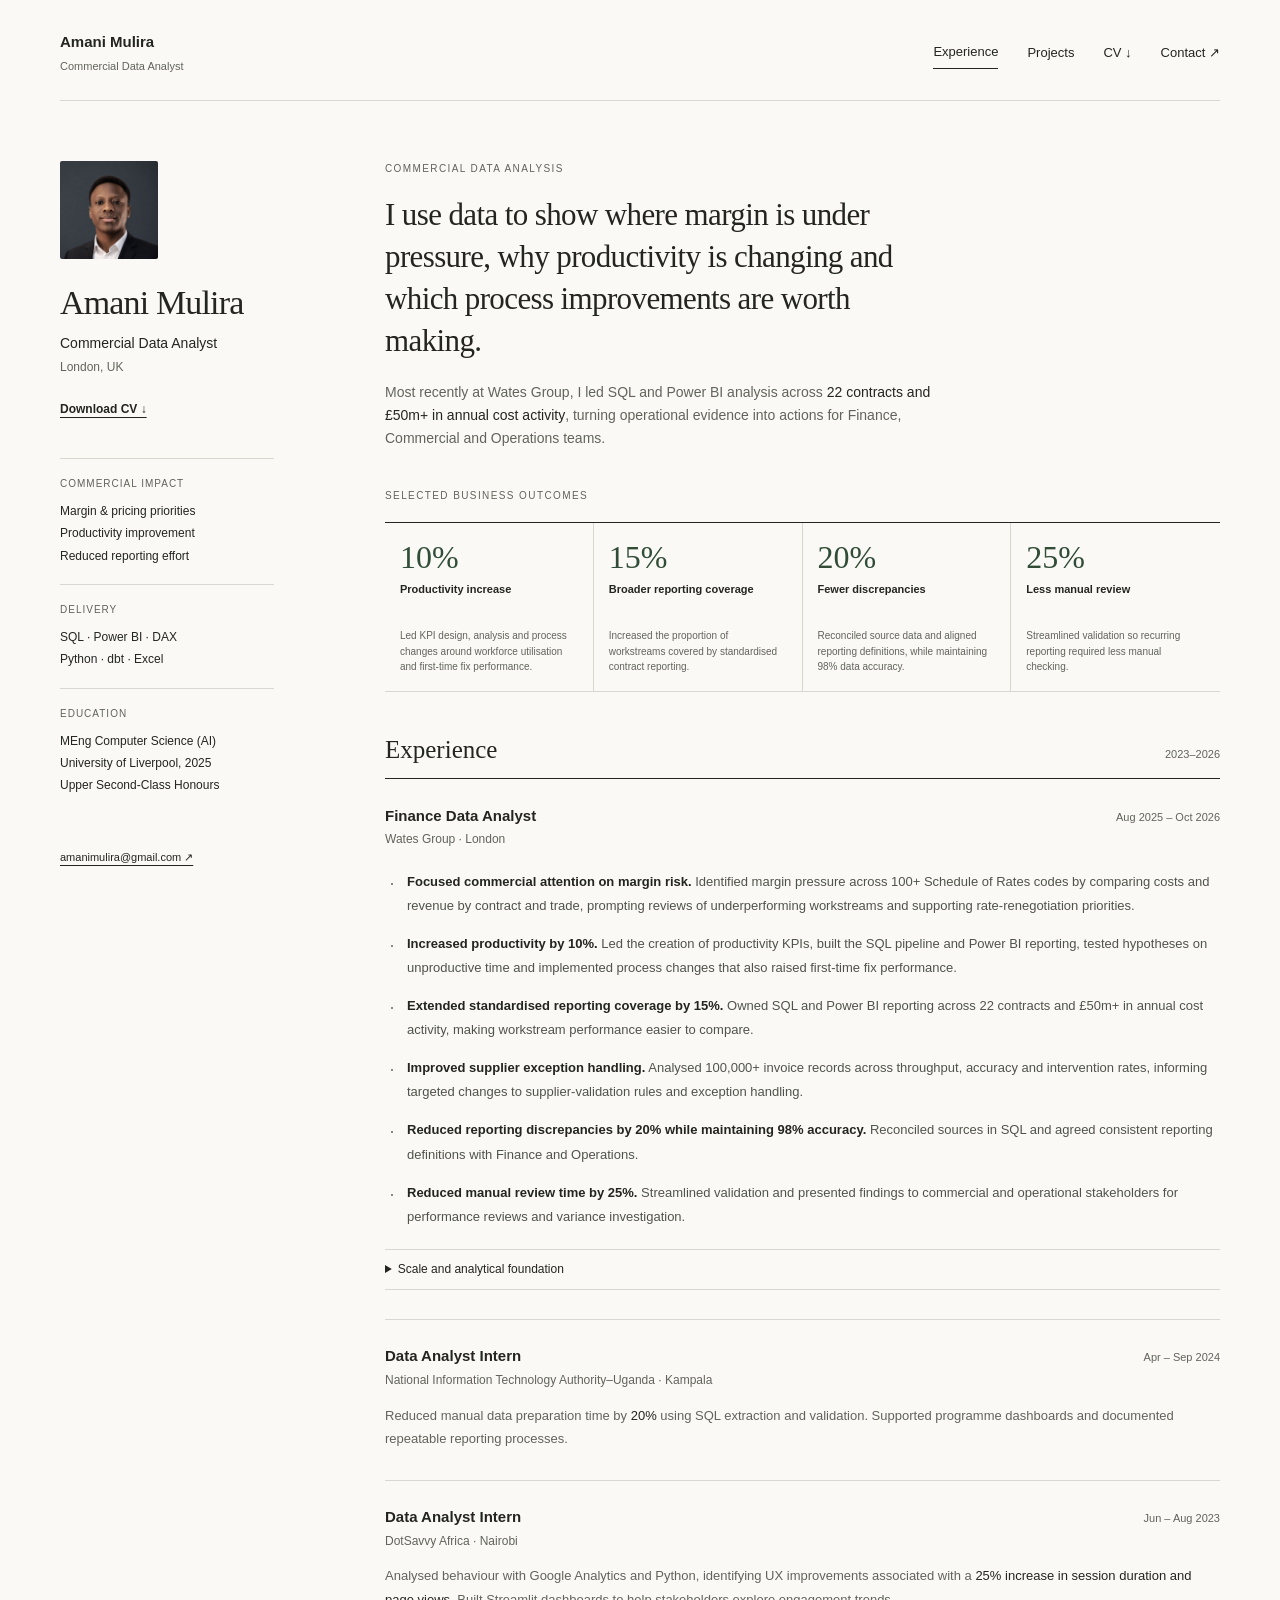
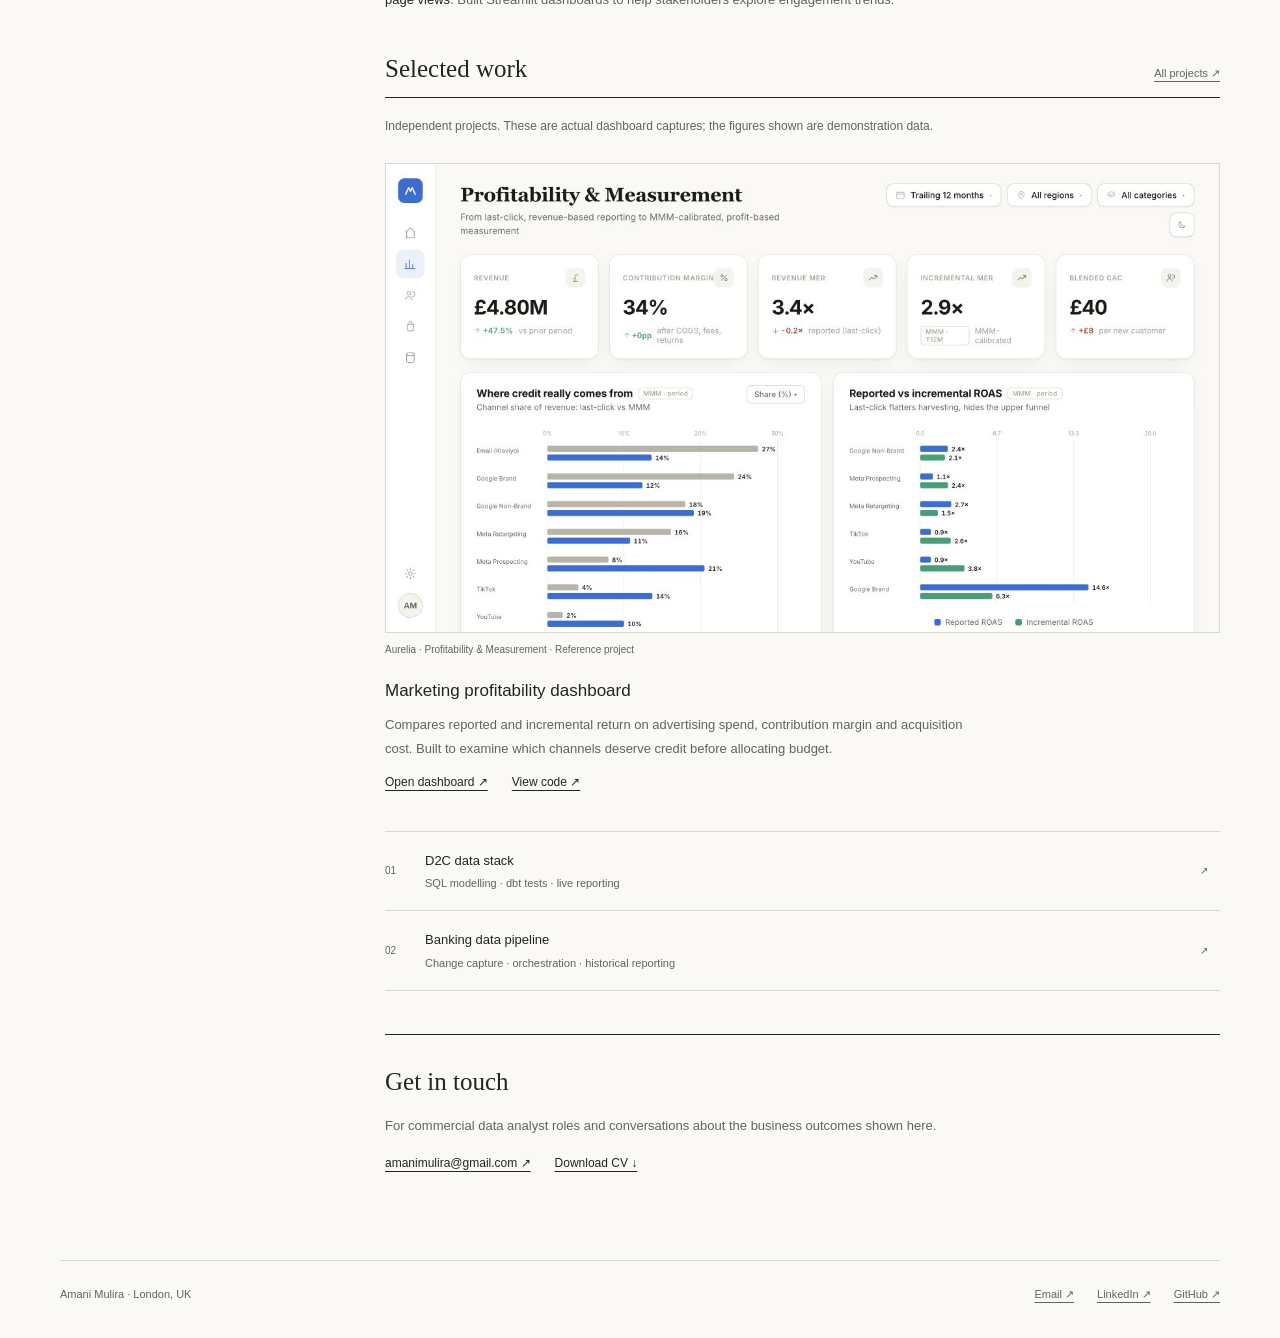
<file: index.html>
<!doctype html>
<html lang="en"><head><meta charset="UTF-8"><meta name="viewport" content="width=device-width,initial-scale=1"><title>Amani Mulira — Commercial Data Analyst</title><meta name="description" content="Commercial Data Analyst in London. Evidence-led margin, productivity and reporting improvements delivered with SQL, Power BI and Python."><meta name="theme-color" content="#faf9f6"><meta property="og:title" content="Amani Mulira — Commercial Data Analyst"><meta property="og:description" content="Commercial analytics that led to clearer margin decisions, higher productivity and more reliable reporting."><meta property="og:type" content="website"><meta property="og:url" content="https://amanimulira.github.io/amanimulira/"><meta property="og:image" content="https://amanimulira.github.io/amanimulira/assets/amani-profile.jpeg"><link rel="canonical" href="https://amanimulira.github.io/amanimulira/"><link rel="icon" href="assets/amani-mulira-mark.png"><link rel="stylesheet" href="portfolio.css?v=20261118-1"></head><body><a class="skip-link" href="#main">Skip to content</a><header class="site-nav"><a class="wordmark" href="index.html">Amani Mulira<span>Commercial Data Analyst</span></a><nav aria-label="Main navigation"><a href="index.html" aria-current="page">Experience</a><a href="projects.html">Projects</a><a href="assets/Amani-Mulira-Commercial-Data-Analyst-CV.pdf?v=20261118-1" download>CV ↓</a><a href="mailto:amanimulira@gmail.com">Contact ↗</a></nav></header><main id="main" class="cv-layout"><aside class="profile"><img src="assets/amani-profile.jpeg" alt="Amani Mulira" width="400" height="400"><h1>Amani Mulira</h1><p class="role">Commercial Data Analyst</p><p class="location">London, UK</p><a class="cv-link" href="assets/Amani-Mulira-Commercial-Data-Analyst-CV.pdf?v=20261118-1" download>Download CV ↓</a><dl class="profile-details"><div><dt>Commercial impact</dt><dd>Margin &amp; pricing priorities<br>Productivity improvement<br>Reduced reporting effort</dd></div><div><dt>Delivery</dt><dd>SQL · Power BI · DAX<br>Python · dbt · Excel</dd></div><div><dt>Education</dt><dd>MEng Computer Science (AI)<br>University of Liverpool, 2025<br>Upper Second-Class Honours</dd></div></dl><a class="profile-email" href="mailto:amanimulira@gmail.com">amanimulira@gmail.com ↗</a></aside>
<div class="cv-content"><section class="intro" aria-label="Profile"><p class="section-label">COMMERCIAL DATA ANALYSIS</p><p class="intro-text">I use data to show where margin is under pressure, why productivity is changing and which process improvements are worth making.</p><p>Most recently at Wates Group, I led SQL and Power BI analysis across <strong>22 contracts and £50m+ in annual cost activity</strong>, turning operational evidence into actions for Finance, Commercial and Operations teams.</p></section><section class="impact-summary" aria-labelledby="impact-heading"><p class="section-label" id="impact-heading">SELECTED BUSINESS OUTCOMES</p><div class="impact-ledger"><article><strong>10%</strong><span>Productivity increase</span><p>Led KPI design, analysis and process changes around workforce utilisation and first-time fix performance.</p></article><article><strong>15%</strong><span>Broader reporting coverage</span><p>Increased the proportion of workstreams covered by standardised contract reporting.</p></article><article><strong>20%</strong><span>Fewer discrepancies</span><p>Reconciled source data and aligned reporting definitions, while maintaining 98% data accuracy.</p></article><article><strong>25%</strong><span>Less manual review</span><p>Streamlined validation so recurring reporting required less manual checking.</p></article></div></section>
<section id="experience" class="resume-section" aria-labelledby="experience-heading"><div class="section-heading"><h2 id="experience-heading">Experience</h2><span>2023–2026</span></div><article class="job"><header><div><h3>Finance Data Analyst</h3><p>Wates Group · London</p></div><time>Aug 2025 – Oct 2026</time></header><ul class="accomplishments"><li><strong>Focused commercial attention on margin risk.</strong> Identified margin pressure across 100+ Schedule of Rates codes by comparing costs and revenue by contract and trade, prompting reviews of underperforming workstreams and supporting rate-renegotiation priorities.</li><li><strong>Increased productivity by 10%.</strong> Led the creation of productivity KPIs, built the SQL pipeline and Power BI reporting, tested hypotheses on unproductive time and implemented process changes that also raised first-time fix performance.</li><li><strong>Extended standardised reporting coverage by 15%.</strong> Owned SQL and Power BI reporting across 22 contracts and £50m+ in annual cost activity, making workstream performance easier to compare.</li><li><strong>Improved supplier exception handling.</strong> Analysed 100,000+ invoice records across throughput, accuracy and intervention rates, informing targeted changes to supplier-validation rules and exception handling.</li><li><strong>Reduced reporting discrepancies by 20% while maintaining 98% accuracy.</strong> Reconciled sources in SQL and agreed consistent reporting definitions with Finance and Operations.</li><li><strong>Reduced manual review time by 25%.</strong> Streamlined validation and presented findings to commercial and operational stakeholders for performance reviews and variance investigation.</li></ul><details class="work-detail"><summary>Scale and analytical foundation</summary><p>Built Power BI semantic models containing 5m+ records and defined 30+ KPIs across profitability, productivity, costs and forecast variance, enabling consistent comparison across contracts.</p></details></article>
<article class="job compact"><header><div><h3>Data Analyst Intern</h3><p>National Information Technology Authority–Uganda · Kampala</p></div><time>Apr – Sep 2024</time></header><p>Reduced manual data preparation time by <strong>20%</strong> using SQL extraction and validation. Supported programme dashboards and documented repeatable reporting processes.</p></article>
<article class="job compact"><header><div><h3>Data Analyst Intern</h3><p>DotSavvy Africa · Nairobi</p></div><time>Jun – Aug 2023</time></header><p>Analysed behaviour with Google Analytics and Python, identifying UX improvements associated with a <strong>25% increase in session duration and page views</strong>. Built Streamlit dashboards to help stakeholders explore engagement trends.</p></article></section>
<section class="resume-section selected-work" id="work" aria-labelledby="work-heading"><div class="section-heading"><h2 id="work-heading">Selected work</h2><a href="projects.html">All projects ↗</a></div><p class="section-note">Independent projects. These are actual dashboard captures; the figures shown are demonstration data.</p><article class="work-sample"><figure><a href="https://amanimulira.github.io/aurelia-dashboards/" target="_blank" rel="noopener"><img src="assets/aurelia-dashboard.png" alt="Aurelia dashboard comparing last-click and modelled channel credit, contribution margin and incremental return on advertising spend." width="1280" height="720" loading="lazy"></a><figcaption>Aurelia · Profitability &amp; Measurement · Reference project</figcaption></figure><div class="sample-copy"><h3>Marketing profitability dashboard</h3><p>Compares reported and incremental return on advertising spend, contribution margin and acquisition cost. Built to examine which channels deserve credit before allocating budget.</p><div class="sample-links"><a href="https://amanimulira.github.io/aurelia-dashboards/" target="_blank" rel="noopener">Open dashboard ↗</a><a href="https://github.com/amanimulira/aurelia-dashboards" target="_blank" rel="noopener">View code ↗</a></div></div></article><div class="more-work"><a href="projects.html#dashboards"><span>01</span><div><b>D2C data stack</b><small>SQL modelling · dbt tests · live reporting</small></div><span>↗</span></a><a href="projects.html#engineering"><span>02</span><div><b>Banking data pipeline</b><small>Change capture · orchestration · historical reporting</small></div><span>↗</span></a></div></section>
<section class="resume-section contact" id="contact"><h2>Get in touch</h2><p>For commercial data analyst roles and conversations about the business outcomes shown here.</p><a href="mailto:amanimulira@gmail.com">amanimulira@gmail.com ↗</a><a href="assets/Amani-Mulira-Commercial-Data-Analyst-CV.pdf?v=20261118-1" download>Download CV ↓</a></section></div></main><footer class="footer"><p>Amani Mulira · London, UK</p><div><a href="mailto:amanimulira@gmail.com">Email ↗</a><a href="https://www.linkedin.com/in/amanimulira" target="_blank" rel="noopener">LinkedIn ↗</a><a href="https://github.com/amanimulira" target="_blank" rel="noopener">GitHub ↗</a></div></footer></body></html>
</file>
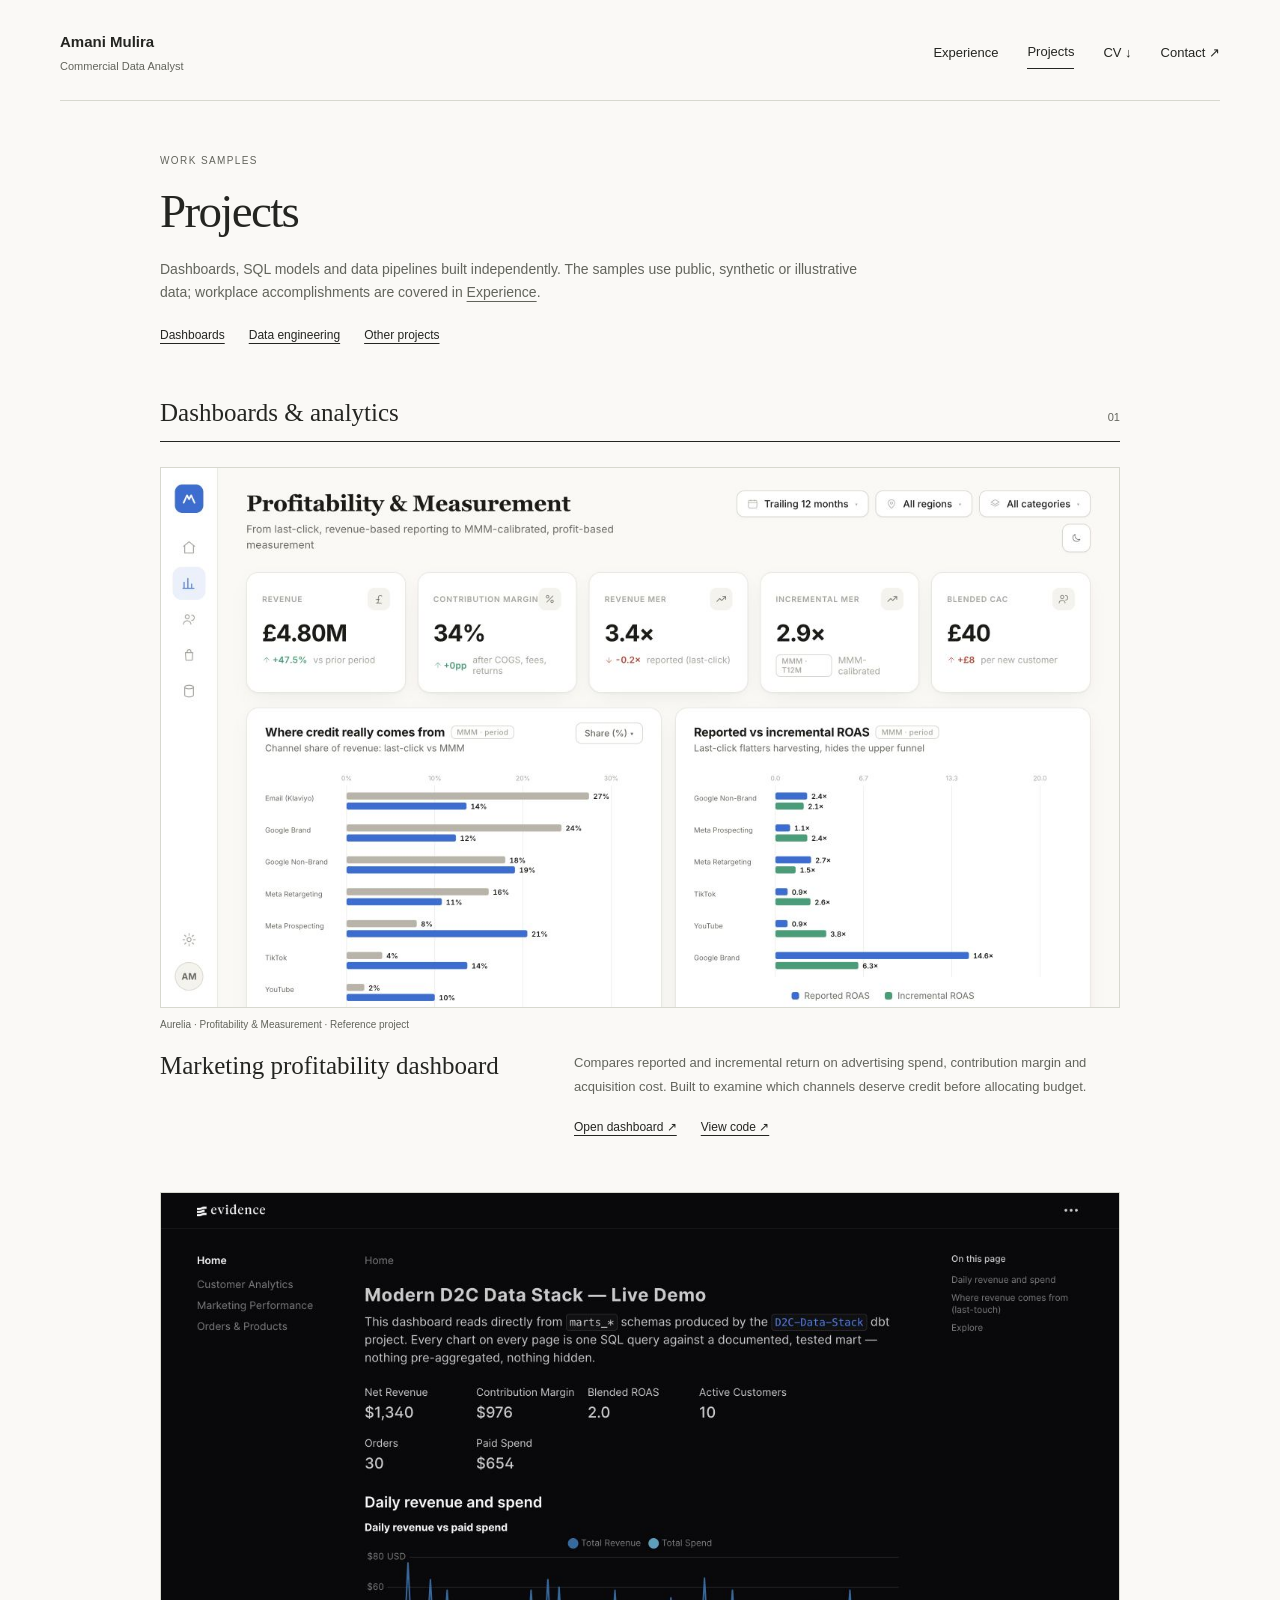
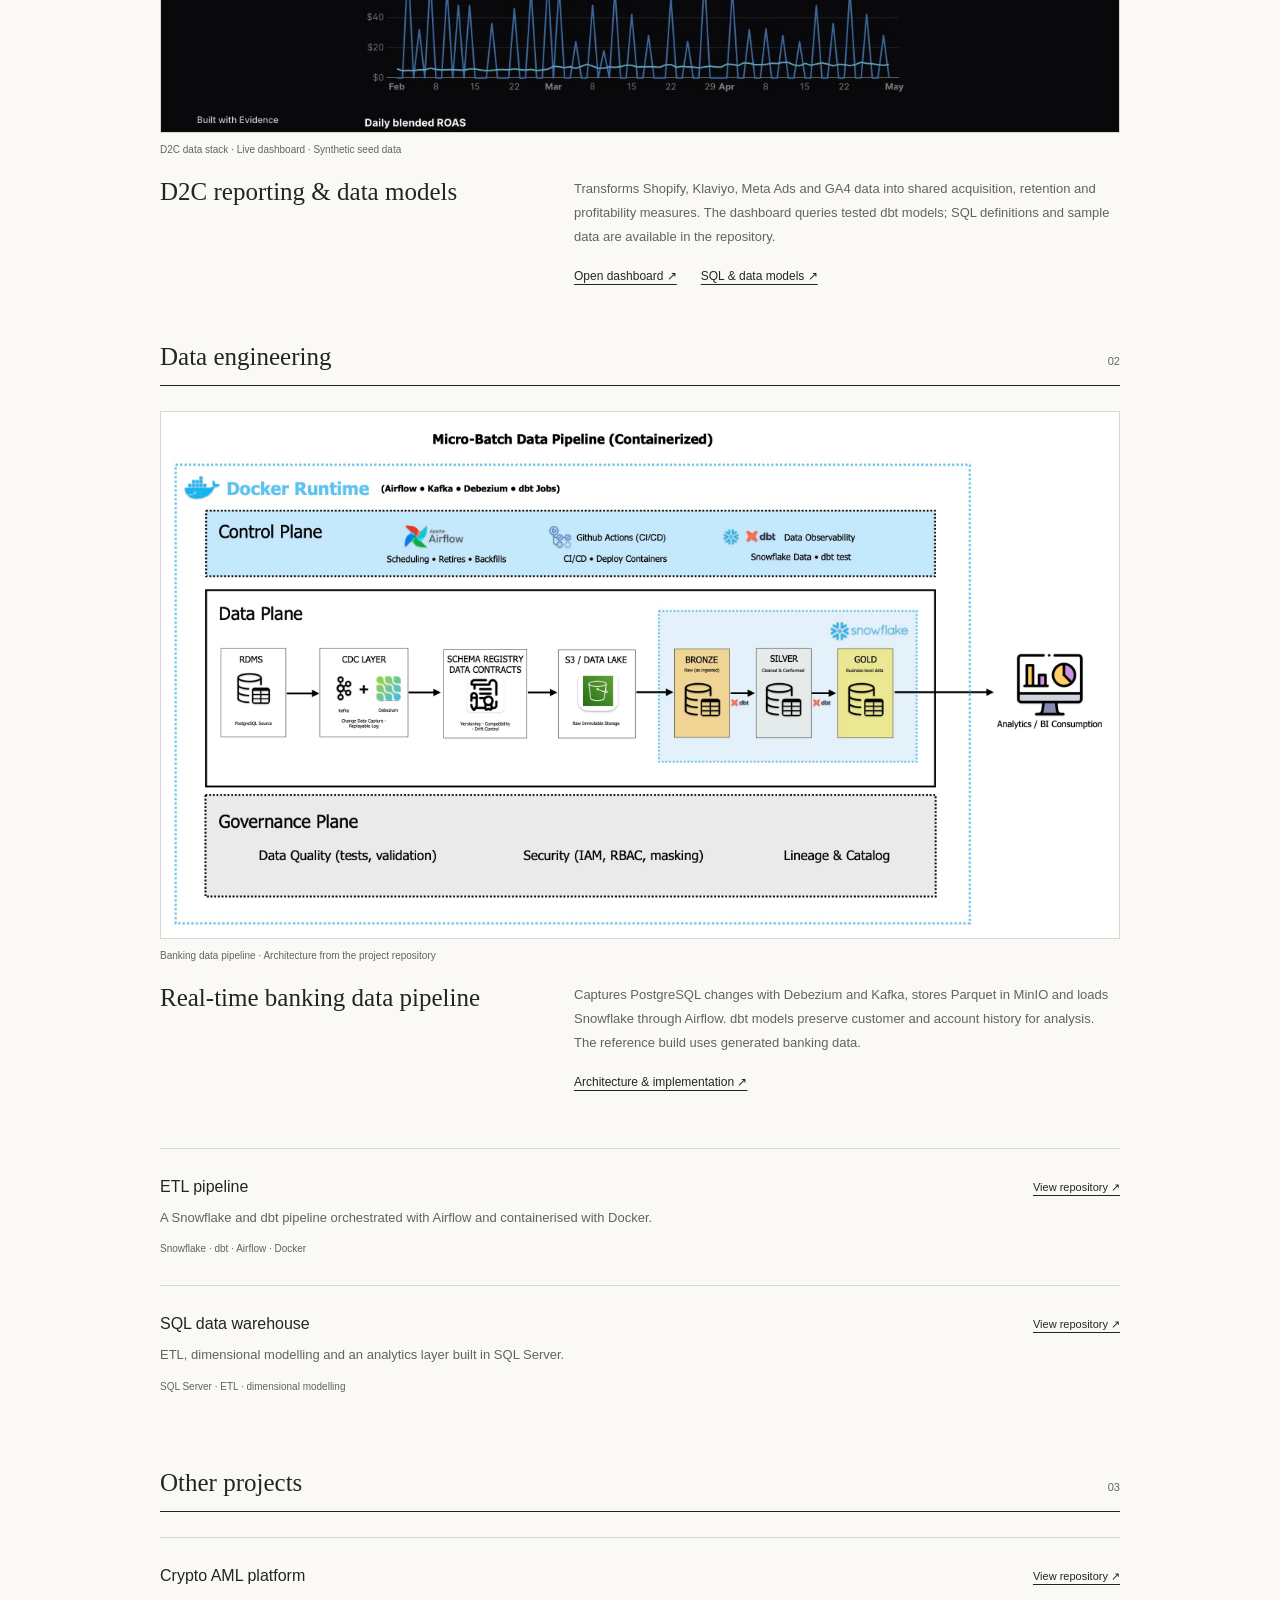
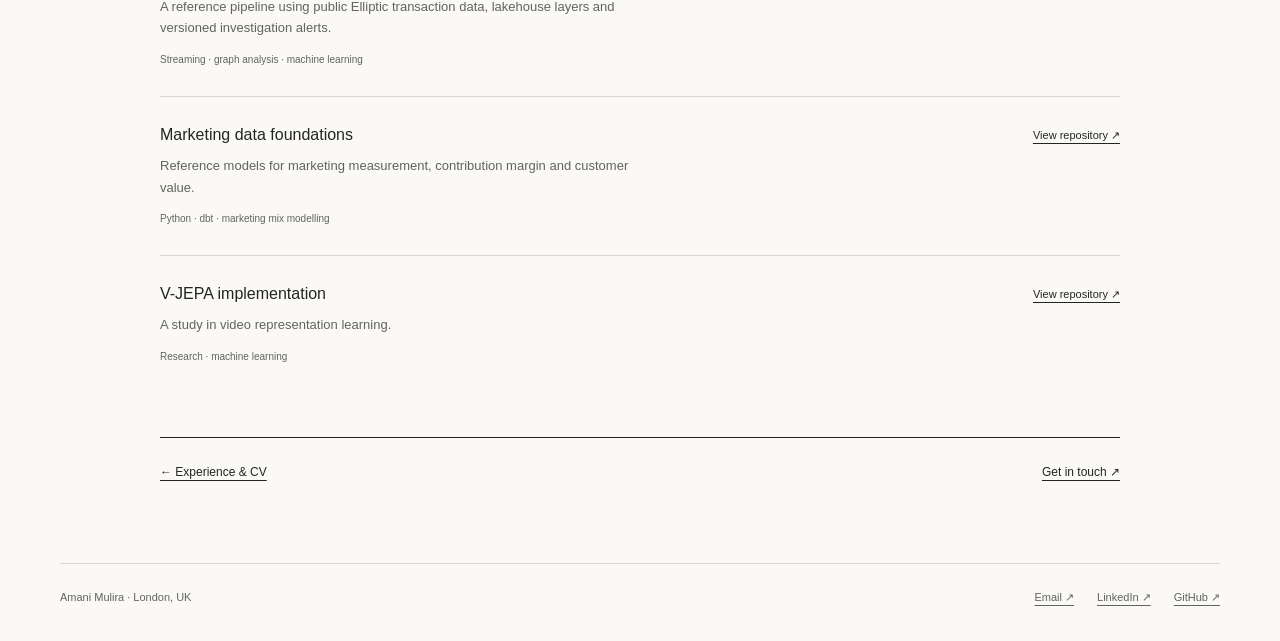
<file: projects.html>
<!doctype html>
<html lang="en"><head><meta charset="UTF-8"><meta name="viewport" content="width=device-width,initial-scale=1"><title>Projects — Amani Mulira</title><meta name="description" content="Dashboard and data engineering work by Amani Mulira. Explore live project samples, SQL data models and pipeline architecture."><meta name="theme-color" content="#faf9f6"><meta property="og:title" content="Projects — Amani Mulira"><meta property="og:description" content="Dashboard and data engineering work by Amani Mulira. Explore live project samples, SQL data models and pipeline architecture."><meta property="og:type" content="website"><meta property="og:url" content="https://amanimulira.github.io/amanimulira/projects.html"><meta property="og:image" content="https://amanimulira.github.io/amanimulira/assets/amani-profile.jpeg"><link rel="canonical" href="https://amanimulira.github.io/amanimulira/projects.html"><link rel="icon" href="assets/amani-mulira-mark.png"><link rel="stylesheet" href="portfolio.css?v=20261118-1"></head><body><a class="skip-link" href="#main">Skip to content</a><header class="site-nav"><a class="wordmark" href="index.html">Amani Mulira<span>Commercial Data Analyst</span></a><nav aria-label="Main navigation"><a href="index.html" >Experience</a><a href="projects.html" aria-current="page">Projects</a><a href="assets/Amani-Mulira-Commercial-Data-Analyst-CV.pdf?v=20261118-1" download>CV ↓</a><a href="mailto:amanimulira@gmail.com">Contact ↗</a></nav></header><main id="main" class="projects-layout"><header class="projects-intro"><p class="section-label">WORK SAMPLES</p><h1>Projects</h1><p>Dashboards, SQL models and data pipelines built independently. The samples use public, synthetic or illustrative data; workplace accomplishments are covered in <a href="index.html#experience">Experience</a>.</p><nav aria-label="Project categories"><a href="#dashboards">Dashboards</a><a href="#engineering">Data engineering</a><a href="#other">Other projects</a></nav></header><section id="dashboards" class="project-section" aria-labelledby="dashboard-heading"><div class="section-heading"><h2 id="dashboard-heading">Dashboards &amp; analytics</h2><span>01</span></div><article class="work-sample"><figure><a href="https://amanimulira.github.io/aurelia-dashboards/" target="_blank" rel="noopener"><img src="assets/aurelia-dashboard.png" alt="Aurelia dashboard comparing last-click and modelled channel credit, contribution margin and incremental return on advertising spend." width="1280" height="720" loading="lazy"></a><figcaption>Aurelia · Profitability &amp; Measurement · Reference project</figcaption></figure><div class="sample-copy"><h3>Marketing profitability dashboard</h3><p>Compares reported and incremental return on advertising spend, contribution margin and acquisition cost. Built to examine which channels deserve credit before allocating budget.</p><div class="sample-links"><a href="https://amanimulira.github.io/aurelia-dashboards/" target="_blank" rel="noopener">Open dashboard ↗</a><a href="https://github.com/amanimulira/aurelia-dashboards" target="_blank" rel="noopener">View code ↗</a></div></div></article><article class="work-sample"><figure><a href="https://amanimulira.github.io/D2C-Data-Stack/" target="_blank" rel="noopener"><img src="assets/d2c-dashboard.png" alt="D2C dashboard showing revenue, contribution margin, customer and order counts, and daily revenue against advertising spend." width="1280" height="720" loading="lazy"></a><figcaption>D2C data stack · Live dashboard · Synthetic seed data</figcaption></figure><div class="sample-copy"><h3>D2C reporting &amp; data models</h3><p>Transforms Shopify, Klaviyo, Meta Ads and GA4 data into shared acquisition, retention and profitability measures. The dashboard queries tested dbt models; SQL definitions and sample data are available in the repository.</p><div class="sample-links"><a href="https://amanimulira.github.io/D2C-Data-Stack/" target="_blank" rel="noopener">Open dashboard ↗</a><a href="https://github.com/amanimulira/D2C-Data-Stack" target="_blank" rel="noopener">SQL &amp; data models ↗</a></div></div></article></section><section id="engineering" class="project-section" aria-labelledby="engineering-heading"><div class="section-heading"><h2 id="engineering-heading">Data engineering</h2><span>02</span></div><article class="work-sample"><figure><a href="https://github.com/amanimulira/real-time-banking-data-pipeline" target="_blank" rel="noopener"><img src="assets/banking-architecture.jpg" alt="Architecture diagram from the banking pipeline repository, covering transaction capture, streaming, storage, orchestration and warehouse modelling." width="1280" height="720" loading="lazy"></a><figcaption>Banking data pipeline · Architecture from the project repository</figcaption></figure><div class="sample-copy"><h3>Real-time banking data pipeline</h3><p>Captures PostgreSQL changes with Debezium and Kafka, stores Parquet in MinIO and loads Snowflake through Airflow. dbt models preserve customer and account history for analysis. The reference build uses generated banking data.</p><div class="sample-links"><a href="https://github.com/amanimulira/real-time-banking-data-pipeline" target="_blank" rel="noopener">Architecture &amp; implementation ↗</a></div></div></article><div class="repo-entry"><div><h3>ETL pipeline</h3><p>A Snowflake and dbt pipeline orchestrated with Airflow and containerised with Docker.</p><span>Snowflake · dbt · Airflow · Docker</span></div><a href="https://github.com/amanimulira/ETL-Pipeline" target="_blank" rel="noopener">View repository ↗</a></div><div class="repo-entry"><div><h3>SQL data warehouse</h3><p>ETL, dimensional modelling and an analytics layer built in SQL Server.</p><span>SQL Server · ETL · dimensional modelling</span></div><a href="https://github.com/amanimulira/sql-data-warehouse-project" target="_blank" rel="noopener">View repository ↗</a></div></section><section id="other" class="project-section" aria-labelledby="other-heading"><div class="section-heading"><h2 id="other-heading">Other projects</h2><span>03</span></div><div class="repo-entry"><div><h3>Crypto AML platform</h3><p>A reference pipeline using public Elliptic transaction data, lakehouse layers and versioned investigation alerts.</p><span>Streaming · graph analysis · machine learning</span></div><a href="https://github.com/amanimulira/crypto-aml-pipeline" target="_blank" rel="noopener">View repository ↗</a></div><div class="repo-entry"><div><h3>Marketing data foundations</h3><p>Reference models for marketing measurement, contribution margin and customer value.</p><span>Python · dbt · marketing mix modelling</span></div><a href="https://github.com/amanimulira/marketing-data-foundations" target="_blank" rel="noopener">View repository ↗</a></div><div class="repo-entry"><div><h3>V-JEPA implementation</h3><p>A study in video representation learning.</p><span>Research · machine learning</span></div><a href="https://github.com/amanimulira/vjepa-implementation" target="_blank" rel="noopener">View repository ↗</a></div></section><p class="project-return"><a href="index.html">← Experience &amp; CV</a><a href="mailto:amanimulira@gmail.com">Get in touch ↗</a></p></main><footer class="footer"><p>Amani Mulira · London, UK</p><div><a href="mailto:amanimulira@gmail.com">Email ↗</a><a href="https://www.linkedin.com/in/amanimulira" target="_blank" rel="noopener">LinkedIn ↗</a><a href="https://github.com/amanimulira" target="_blank" rel="noopener">GitHub ↗</a></div></footer></body></html>
</file>
<file: portfolio.css>
:root { color-scheme:light; --paper:#faf9f6; --ink:#242521; --muted:#62645c; --line:#d7d8cf; --accent:#314d37; --serif:Georgia,"Times New Roman",serif; --sans:"Helvetica Neue",Arial,sans-serif; }
* { box-sizing:border-box; }
html { scroll-behavior:smooth; }
body { margin:0; background:var(--paper); color:var(--ink); font:15px/1.65 var(--sans); -webkit-font-smoothing:antialiased; }
a { color:inherit; text-underline-offset:4px; }
a:hover { color:var(--accent); }
:focus-visible { outline:2px solid var(--accent); outline-offset:5px; }
h1,h2,h3,h4,p,figure { margin:0; }
h1,h2 { font-family:var(--serif); font-weight:400; }
.skip-link { position:fixed; top:-70px; left:20px; padding:8px 15px; background:var(--ink); color:white; z-index:20; }
.skip-link:focus { top:10px; }
.site-nav { max-width:1160px; margin:0 auto; padding:30px 0 25px; display:flex; align-items:center; justify-content:space-between; gap:25px; border-bottom:1px solid var(--line); }
.wordmark { text-decoration:none; font-size:15px; font-weight:600; }
.wordmark span { display:block; font-size:11px; color:var(--muted); font-weight:400; margin-top:2px; }
.site-nav nav { display:flex; align-items:center; gap:29px; font-size:13px; }
.site-nav nav a { text-decoration:none; padding:5px 0; }
.site-nav [aria-current] { border-bottom:1px solid var(--ink); }
.cv-layout { max-width:1160px; margin:60px auto 85px; display:grid; grid-template-columns:240px minmax(0,1fr); gap:85px; align-items:start; }
.profile { padding-right:26px; }
.profile > img { width:98px; height:98px; object-fit:cover; border-radius:2px; filter:saturate(.55); display:block; margin-bottom:24px; }
.profile h1 { font-size:34px; line-height:1.15; letter-spacing:-.025em; }
.role { margin-top:10px; font-size:14px; }
.location { color:var(--muted); font-size:12px; margin-top:3px; }
.cv-link { display:inline-block; margin:22px 0 10px; font-size:12px; font-weight:600; }
.profile-details { margin:28px 0 30px; }
.profile-details > div { padding:17px 0; border-top:1px solid var(--line); }
.profile-details dt { font-size:10px; text-transform:uppercase; letter-spacing:.1em; color:var(--muted); margin-bottom:8px; }
.profile-details dd { margin:0; font-size:12px; line-height:1.85; }
.profile-email { font-size:11px; overflow-wrap:anywhere; }
.section-label { font-size:10px; color:var(--muted); letter-spacing:.14em; margin-bottom:17px; }
.intro-text { font-family:var(--serif); font-size:31px; line-height:1.35; letter-spacing:-.02em; max-width:36ch; }
.intro > p:last-child { color:var(--muted); margin-top:19px; font-size:14px; max-width:76ch; }
.intro strong { color:var(--ink); font-weight:500; }
.impact-summary { margin-top:38px; }
.impact-ledger { display:grid; grid-template-columns:repeat(4,minmax(0,1fr)); border-top:1px solid var(--ink); border-bottom:1px solid var(--line); }
.impact-ledger article { min-height:168px; padding:18px 15px 16px; display:flex; flex-direction:column; border-right:1px solid var(--line); }
.impact-ledger article:last-child { border-right:0; }
.impact-ledger strong { color:var(--accent); font-family:var(--serif); font-size:32px; line-height:1; font-weight:400; }
.impact-ledger span { margin-top:9px; font-size:11px; line-height:1.4; font-weight:600; }
.impact-ledger p { margin-top:auto; padding-top:18px; color:var(--muted); font-size:10px; line-height:1.55; }
.resume-section { margin-top:43px; scroll-margin-top:25px; }
.section-heading { display:flex; align-items:baseline; justify-content:space-between; gap:20px; padding-bottom:13px; border-bottom:1px solid var(--ink); margin-bottom:25px; }
.section-heading h2 { font-size:25px; line-height:1.2; }
.section-heading > span,.section-heading > a { font-size:11px; color:var(--muted); }
.job { margin-bottom:29px; }
.job header { display:flex; justify-content:space-between; align-items:baseline; gap:20px; }
.job h3 { font-size:15px; font-weight:600; }
.job header p { font-size:12px; color:var(--muted); margin-top:2px; }
.job time { white-space:nowrap; font-size:11px; color:var(--muted); }
.accomplishments { margin:20px 0; padding-left:17px; }
.accomplishments li { padding-left:5px; margin:14px 0; font-size:13px; line-height:1.85; color:#50534b; }
.accomplishments li::marker { font-size:8px; color:var(--muted); }
.accomplishments strong { color:var(--ink); font-weight:600; }
.work-detail { font-size:12px; padding:10px 0; border-top:1px solid var(--line); border-bottom:1px solid var(--line); }
.work-detail summary { cursor:pointer; }
.work-detail p { color:var(--muted); padding:12px 0 2px; }
.job.compact { padding-top:24px; border-top:1px solid var(--line); }
.job.compact > p { font-size:13px; line-height:1.8; color:var(--muted); margin-top:13px; }
.job.compact strong { color:var(--ink); font-weight:500; }
.section-note { font-size:12px; color:var(--muted); margin:-6px 0 26px; }
.work-sample { margin-bottom:38px; }
.work-sample figure > a { display:block; border:1px solid var(--line); background:white; }
.work-sample img { width:100%; height:auto; display:block; }
.work-sample figure a:hover { outline:1px solid var(--muted); }
.work-sample figcaption { padding:9px 0 0; font-size:10px; color:var(--muted); }
.sample-copy { margin-top:18px; }
.sample-copy h3 { font-size:17px; font-weight:500; }
.sample-copy p { font-size:13px; line-height:1.85; color:var(--muted); margin:8px 0 12px; max-width:80ch; }
.sample-links { display:flex; flex-wrap:wrap; gap:24px; font-size:12px; }
.more-work { border-top:1px solid var(--line); }
.more-work > a { display:grid; grid-template-columns:24px 1fr 20px; gap:16px; align-items:center; text-decoration:none; border-bottom:1px solid var(--line); padding:18px 0; }
.more-work > a > span { font-size:10px; color:var(--muted); }
.more-work b { display:block; font-size:13px; font-weight:500; }
.more-work small { display:block; margin-top:3px; color:var(--muted); font-size:11px; }
.contact { padding-top:26px; border-top:1px solid var(--ink); }
.contact h2 { font-size:25px; }
.contact p { font-size:13px; color:var(--muted); margin:13px 0; }
.contact > a { display:inline-block; margin-right:24px; font-size:12px; }
.footer { max-width:1160px; margin:0 auto; padding:24px 0 35px; border-top:1px solid var(--line); display:flex; justify-content:space-between; gap:20px; font-size:11px; color:var(--muted); }
.footer > div { display:flex; gap:23px; }
.projects-layout { max-width:960px; margin:52px auto 80px; }
.projects-intro { margin-bottom:52px; max-width:700px; }
.projects-intro h1 { font-size:47px; line-height:1.1; letter-spacing:-.035em; }
.projects-intro > p:not(.section-label) { margin-top:20px; font-size:14px; color:var(--muted); }
.projects-intro nav { display:flex; gap:24px; margin-top:22px; font-size:12px; }
.project-section { margin-top:45px; scroll-margin-top:25px; }
.project-section .work-sample { margin-bottom:55px; }
.project-section .sample-copy { display:grid; grid-template-columns:1fr 1.5fr; gap:8px 50px; }
.project-section .sample-copy h3 { grid-row:1/3; font-family:var(--serif); font-size:25px; line-height:1.2; }
.project-section .sample-copy p { margin:0; }
.project-section .sample-links { margin-top:10px; }
.repo-entry { padding:25px 0; border-top:1px solid var(--line); display:grid; grid-template-columns:1fr auto; align-items:start; gap:40px; }
.repo-entry h3 { font-size:16px; font-weight:500; }
.repo-entry p { font-size:13px; color:var(--muted); margin:7px 0; max-width:70ch; }
.repo-entry span { font-size:10px; color:var(--muted); }
.repo-entry > a { font-size:11px; white-space:nowrap; margin-top:4px; }
.project-return { display:flex; justify-content:space-between; gap:20px; margin-top:45px; padding-top:25px; border-top:1px solid var(--ink); font-size:12px; }
@media (max-width:1260px) { .site-nav,.cv-layout,.footer { margin-left:5%; margin-right:5%; } .projects-layout { margin-left:8%; margin-right:8%; } .cv-layout { gap:55px; grid-template-columns:215px minmax(0,1fr); } }
@media (max-width:850px) { .cv-layout { gap:35px; grid-template-columns:185px minmax(0,1fr); } .profile { padding-right:0; } .profile h1 { font-size:29px; } .intro-text { font-size:27px; } .impact-ledger { grid-template-columns:repeat(2,minmax(0,1fr)); } .impact-ledger article { min-height:142px; border-bottom:1px solid var(--line); } .impact-ledger article:nth-child(2) { border-right:0; } .impact-ledger article:nth-last-child(-n+2) { border-bottom:0; } .job header { display:block; } .job time { display:block; margin-top:7px; } .site-nav nav { gap:20px; } }
@media (max-width:620px) { body { font-size:14px; } .site-nav { padding:20px 0 18px; flex-wrap:wrap; gap:15px; } .site-nav nav { width:100%; justify-content:space-between; gap:15px; font-size:12px; } .cv-layout { display:block; margin-top:32px; } .profile { display:grid; grid-template-columns:68px 1fr; gap:0 18px; margin-bottom:34px; padding-bottom:26px; border-bottom:1px solid var(--line); } .profile > img { grid-row:1/5; margin:0; width:68px; height:68px; } .profile h1 { font-size:30px; } .profile .role,.profile .location { grid-column:2; margin-top:3px; } .profile .cv-link { grid-column:2; margin-top:10px; margin-bottom:0; } .profile-details { grid-column:1/-1; display:grid; grid-template-columns:1fr 1fr; gap:20px; margin:25px 0 0; } .profile-details > div { padding:12px 0 0; } .profile-details > div:last-child { grid-column:1/-1; } .profile-details dd { font-size:11px; } .profile-email { display:none; } .intro-text { font-size:27px; } .section-heading h2 { font-size:25px; } .resume-section { margin-top:35px; } .accomplishments li { font-size:13px; } .projects-layout { margin:32px 5% 60px; } .projects-intro h1 { font-size:40px; } .project-section .sample-copy { display:block; } .project-section .sample-copy h3 { font-size:24px; margin-bottom:12px; } .repo-entry { grid-template-columns:1fr; gap:10px; } .footer { flex-wrap:wrap; gap:12px; } .projects-intro nav { gap:20px; } }
@media (prefers-reduced-motion:reduce) { html { scroll-behavior:auto; } }
</file>
